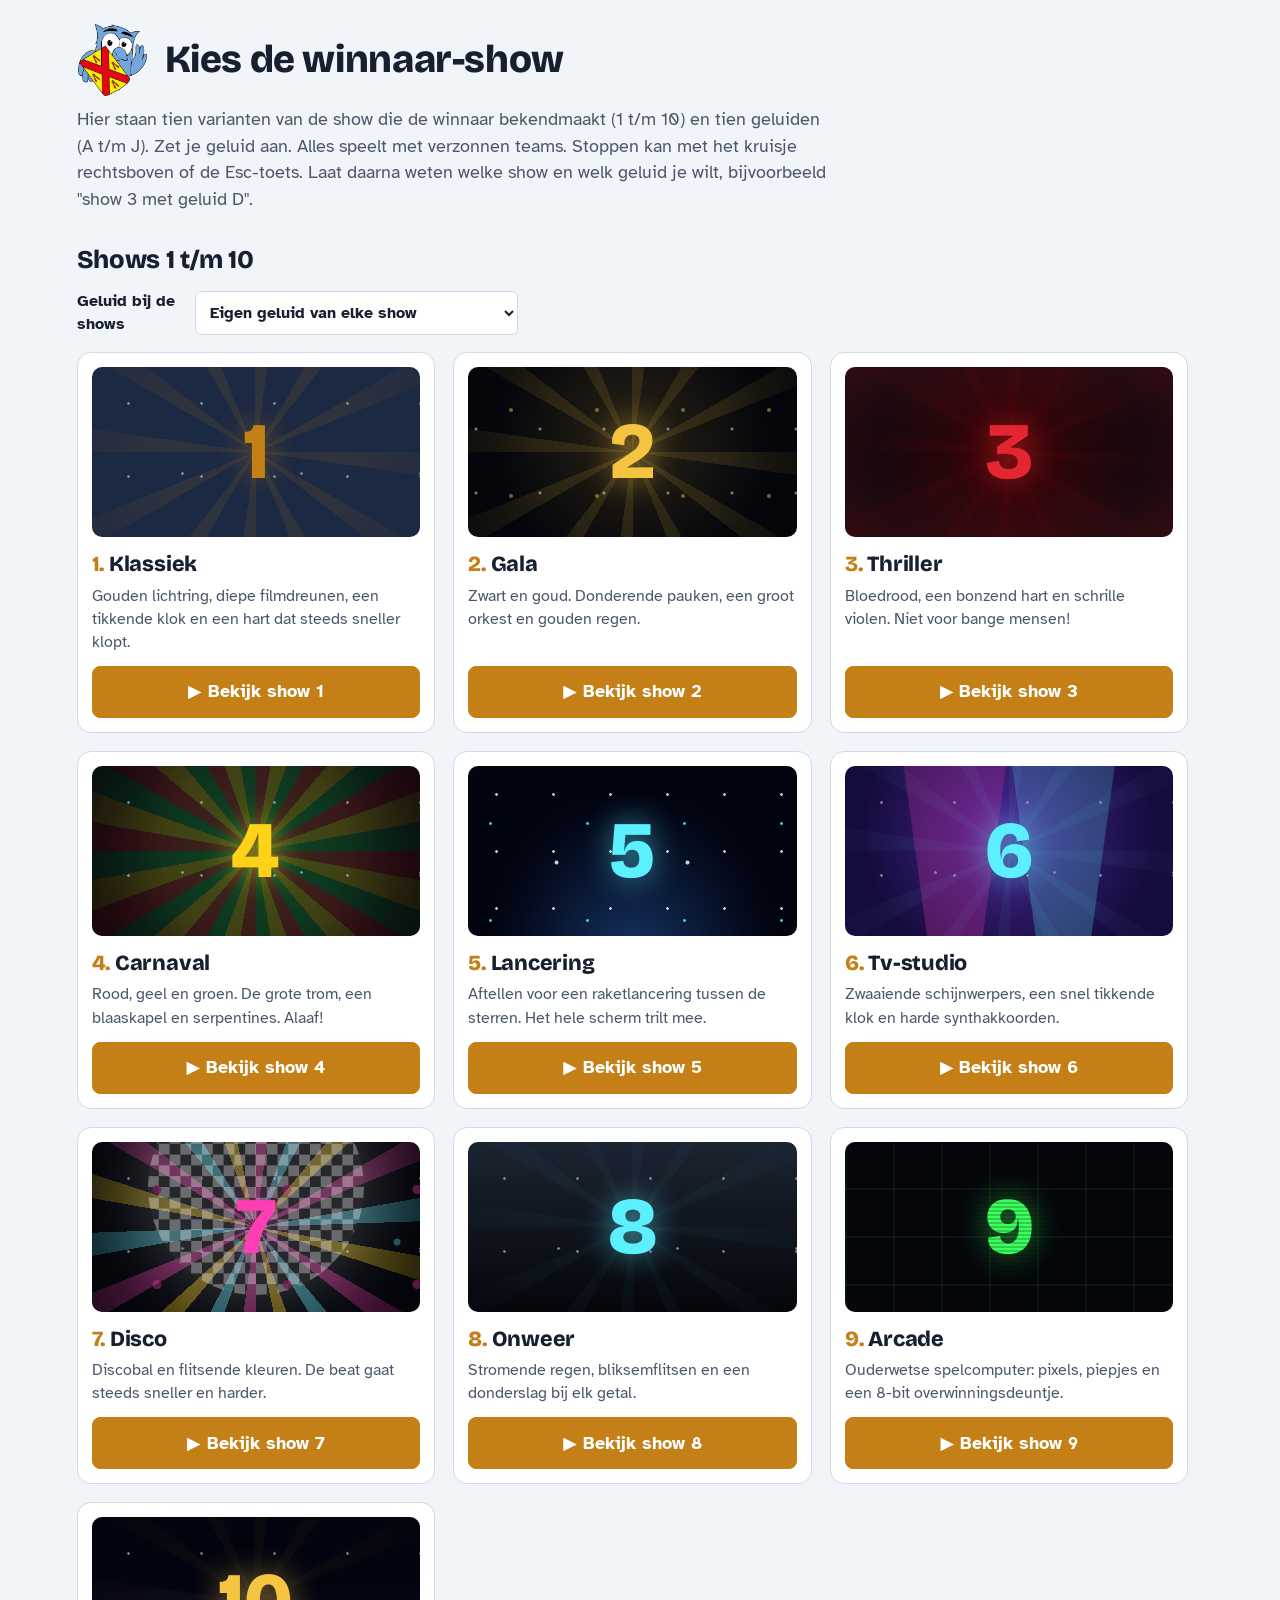
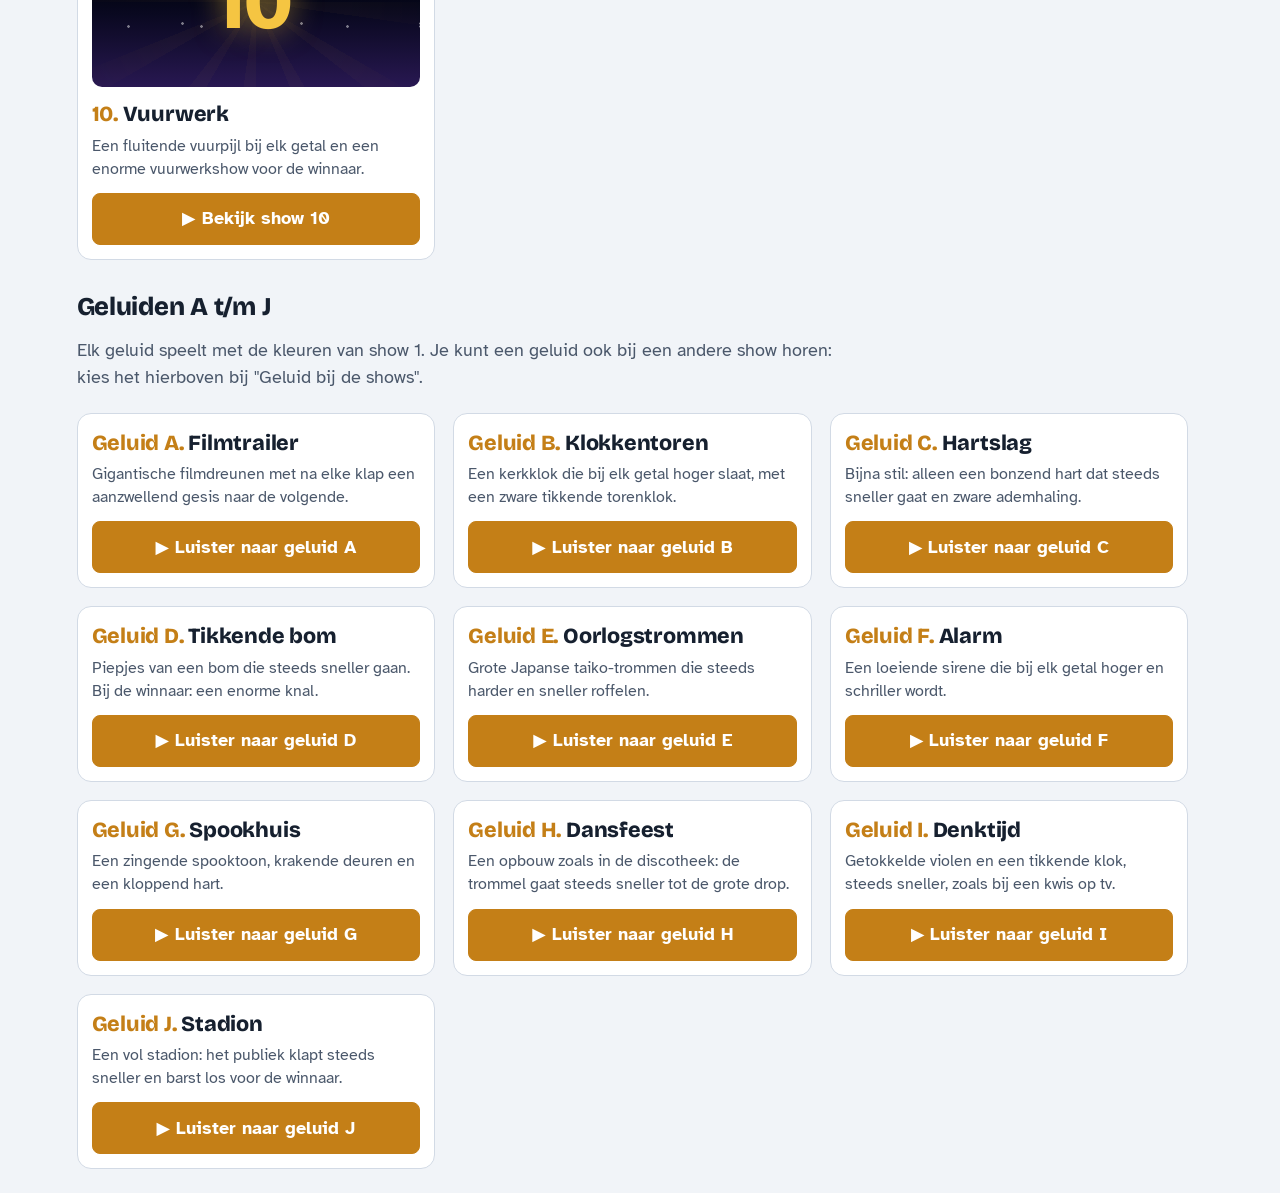
<file: shows.html>
<!doctype html>
<html lang="nl">
<head>
<meta charset="utf-8">
<meta name="viewport" content="width=device-width,initial-scale=1,viewport-fit=cover">
<title>Kies de winnaar-show</title>
<link rel="icon" type="image/png" href="img/favicon.png">
<meta name="robots" content="noindex">
<link rel="preconnect" href="https://fonts.googleapis.com">
<link rel="preconnect" href="https://fonts.gstatic.com" crossorigin>
<link rel="stylesheet" href="https://fonts.googleapis.com/css2?family=Atkinson+Hyperlegible:ital,wght@0,400;0,700;1,400&family=Bricolage+Grotesque:opsz,wght@12..96,600;12..96,800&display=swap">
<link rel="stylesheet" href="css/style.css">
<link rel="stylesheet" href="css/shows-voorbeeld.css?v=4">
</head>
<body>
<!-- Voorbeeldpagina: tien varianten van de winnaar-show om uit te kiezen. Hoort (nog) niet bij de app. -->
<main class="vb">
  <div class="vb-kop"><img class="owl" src="img/uil.png" alt="Logo Genneps Gewiekste"><h1>Kies de winnaar-show</h1></div>
  <p class="vb-intro">Hier staan tien varianten van de show die de winnaar bekendmaakt (1 t/m 10) en tien geluiden (A t/m J). Zet je geluid aan. Alles speelt met verzonnen teams. Stoppen kan met het kruisje rechtsboven of de Esc-toets. Laat daarna weten welke show en welk geluid je wilt, bijvoorbeeld "show 3 met geluid D".</p>
  <h2 class="vb-sectie">Shows 1 t/m 10</h2>
  <div class="vb-keuze"><label class="rubsel"><span>Geluid bij de shows</span><select class="inp" id="geluidsel"></select></label></div>
  <div id="lijst"></div>
  <h2 class="vb-sectie">Geluiden A t/m J</h2>
  <p class="vb-intro">Elk geluid speelt met de kleuren van show 1. Je kunt een geluid ook bij een andere show horen: kies het hierboven bij "Geluid bij de shows".</p>
  <div id="geluiden"></div>
</main>
<!-- ?v=… ophogen bij een wijziging, anders gebruikt de browser nog de oude bestanden -->
<script src="js/shows-voorbeeld.js?v=4"></script>
</body>
</html>
</file>
<file: css/style.css>
*,*::before,*::after{box-sizing:border-box}
html{scrollbar-gutter:stable} /* ruimte voor de scrollbalk altijd vrijhouden, zodat de pagina niet verspringt */
body{margin:0}
*{scrollbar-color:var(--sb-thumb) var(--sb-track)} /* rustige, donkere scrollbalken die wegvallen */
[hidden]{display:none!important}

/* Layout: nachtblauwe kopband met tabbladen, daaronder één werkvlak; alle invulregels vaste hoogte */
:root{
  --bg:#F1F4F8; --surface:#FFFFFF; --surface-2:#E7ECF3; --line:#D2DAE5; --line-strong:#9AA9BE;
  --field:#EEF4FF; --field-hover:#E3ECFC; /* invulvakken (chat): duidelijk anders dan de kaart */
  /* invulvakken bij vragen & antwoorden: wit met donkere tekst (gelijk in licht en donker thema) */
  --vq-field:#FFFFFF; --vq-field-hover:#F1F5FB; --vq-field-ink:#16202F; --vq-field-ph:#6B778A;
  --zebra:#EEF2F8; /* om-en-om-kleur in lijsten en tabellen */
  /* podium bij "Toon de winnaar" (gelijk in licht en donker thema) */
  --pd-1:#1E3D78; --pd-2:#0F2148; --pd-diep:#0A1226; --pd-licht:255,238,200;
  /* winnaar-show "Vuurwerk" (gelijk in licht en donker thema) */
  --sh-goud:#F5C542; --sh-rood:#E3262F; --sh-groen:#1E9E48; --sh-blauw:#3D8BFF; --sh-roze:#FF3DB4; --sh-wit:#FFFFFF;
  --sh-paars:#8C4BFF; --sh-ruimte:#02040F;
  --ink:#16202F; --ink-2:#4B586B;
  --night:#1C2943; --night-ink:#EEF2F8;
  --accent:#C47F17; --accent-ink:#FFFFFF; --accent-soft:#F7E8CC;
  --good:#2C7A4B; --good-soft:#DCEFE3; --bad:#B23838; --bad-soft:#F6DFDF; --warn:#8F6200; --warn-soft:#FAEECF;
  --joker:#7446BF; --joker-soft:#ECE3F8;
  --sb-thumb:#B9C3D1; --sb-track:#F1F4F8; /* scrollbalken */
  /* nakijktabel: witte vakjes met nachtblauwe kop en totaal, vraagregels middenblauw (gelijk in licht en donker thema) */
  --nk-cell:#FFFFFF; --nk-side:#F1F4F8; --nk-line:#C9D2DF; --nk-ink:#16202F; --nk-ink-2:#4B586B;
  --nk-head:#1C2943; --nk-head-ink:#EEF2F8; --nk-head-jk:#C9B3F5;
  --nk-q:#3A4F78; --nk-q-ink:#FFFFFF; --nk-tot:#1C2943; --nk-tot-ink:#F3C77A;
  --nk-good:#CDEBD8; --nk-bad:#F4D3D3; --nk-part:#F8E6BB; --nk-joker:#7446BF; --nk-joker-soft:#ECE3F8;
  --font-display:"Bricolage Grotesque","Segoe UI",system-ui,sans-serif;
  --font-body:"Atkinson Hyperlegible","Segoe UI",system-ui,-apple-system,sans-serif;
  --font-num:"Figtree","Segoe UI",system-ui,sans-serif; /* cijfers in tabellen: gewone ronde nul, alle cijfers even breed */
  --row:40px; --rowT:52px;
  --w1:64px; --w2:330px; --w2min:330px; --w3:84px; --wt:68px;
}
@media (prefers-color-scheme: dark){:root:not([data-theme="light"]){
  --bg:#0F141D; --surface:#1D2738; --surface-2:#2A3650; --line:#435572; --line-strong:#6B80A3;
  --field:#3A4A6B; --field-hover:#43557A; --zebra:#2A3752;
  --ink:#E8EDF4; --ink-2:#A3AFC1; --night:#0A0E15; --night-ink:#E8EDF4;
  --accent:#E3A23F; --accent-ink:#1A1206; --accent-soft:#3A2B12;
  --good:#63C28E; --good-soft:#163024; --bad:#E57373; --bad-soft:#3B1D1F; --warn:#E8B64C; --warn-soft:#33290F;
  --joker:#B898F2; --joker-soft:#2A2141; --sb-thumb:#263044; --sb-track:#0F141D; color-scheme:dark;}}
:root[data-theme="dark"]{
  --bg:#0F141D; --surface:#1D2738; --surface-2:#2A3650; --line:#435572; --line-strong:#6B80A3;
  --field:#3A4A6B; --field-hover:#43557A; --zebra:#2A3752;
  --ink:#E8EDF4; --ink-2:#A3AFC1; --night:#0A0E15; --night-ink:#E8EDF4;
  --accent:#E3A23F; --accent-ink:#1A1206; --accent-soft:#3A2B12;
  --good:#63C28E; --good-soft:#163024; --bad:#E57373; --bad-soft:#3B1D1F; --warn:#E8B64C; --warn-soft:#33290F;
  --joker:#B898F2; --joker-soft:#2A2141; --sb-thumb:#263044; --sb-track:#0F141D; color-scheme:dark;}
@media (max-width:700px){:root{--w1:48px;--w2:150px;--w2min:150px;--w3:64px;--wt:60px}}

body{background:var(--bg);color:var(--ink);font:16px/1.45 var(--font-body)}
body::before{content:"";position:fixed;inset:0 0 auto;height:env(safe-area-inset-top,0px);z-index:10;background:var(--night)}
.wrap{margin:0 auto;padding-left:max(24px,env(safe-area-inset-left,0px));padding-right:max(24px,env(safe-area-inset-right,0px));box-sizing:border-box} /* volle schermbreedte */
h1,h2,h3{font-family:var(--font-display);text-wrap:balance;margin:0;letter-spacing:-.01em}
i{color:var(--ink-2)}
.mut{color:var(--ink-2)}
kbd{font:inherit;font-weight:700;border:1px solid var(--line);border-bottom-width:2px;border-radius:4px;padding:0 5px;background:var(--surface)}
button,select,input,textarea{font:inherit;color:inherit}
:focus-visible{outline:3px solid var(--accent);outline-offset:2px}

/* kopband */
.band{background:var(--night);color:var(--night-ink);position:sticky;top:0;z-index:20} /* kopband blijft bovenin staan bij scrollen */
/* links het logo, rechts daarvan op één lijn de tabbladen en helemaal rechts rol/uitloggen */
.top{display:flex;align-items:center;gap:8px 28px;flex-wrap:wrap;padding-block:12px}
.brand{display:flex;align-items:center;gap:14px;min-width:0}
.owl{width:72px;height:72px;flex:none;object-fit:contain}
.head-r{flex:1 1 520px;min-width:0;display:flex;align-items:center;flex-wrap:wrap;gap:8px 16px}
.head-r .top-right{order:2;margin-left:auto;justify-content:flex-end}
.brand h1{font-size:1.4rem;font-weight:800}
.brand p{margin:0;font-size:.9rem;opacity:.75}
.top-right{display:flex;gap:10px;align-items:center;flex-wrap:wrap}
/* wie er nog meer online is: groen bolletje + namen bij muis erop */
.online{display:inline-flex;align-items:center;gap:7px;font-size:.9rem;font-weight:700;cursor:default}
.odot{width:10px;height:10px;border-radius:50%;background:var(--good);box-shadow:0 0 0 3px color-mix(in srgb,var(--good) 30%,transparent)}
/* aftellen naar de kwis */
.aftel{font-size:1rem;font-weight:700;padding:6px 14px;border-radius:999px;border:1px solid color-mix(in srgb,var(--night-ink) 35%,transparent);white-space:nowrap}
.aftel b{font-family:var(--font-display);font-weight:800;font-size:1.2rem;color:var(--accent)}
.role{font-size:.8rem;font-weight:700;text-transform:uppercase;letter-spacing:.08em;padding:5px 10px;border-radius:999px;border:1px solid color-mix(in srgb,var(--night-ink) 35%,transparent)}
/* account: rond knopje met beginletter, met daaronder een klein venster (rol, naam/e-mail, uitloggen) */
.acc-wrap{position:relative}
.acc{width:44px;height:44px;border-radius:50%;border:2px solid color-mix(in srgb,var(--night-ink) 40%,transparent);background:var(--accent);color:var(--accent-ink);font-family:var(--font-display);font-weight:800;font-size:1.15rem;cursor:pointer;display:grid;place-items:center}
.acc:hover,.acc[aria-expanded="true"]{border-color:var(--night-ink)}
.acc-menu{position:absolute;right:0;top:calc(100% + 8px);z-index:30;min-width:240px;max-width:min(320px,calc(100vw - 32px));display:flex;flex-direction:column;gap:12px;padding:14px;border-radius:12px;background:var(--surface);color:var(--ink);border:1px solid var(--line);box-shadow:0 12px 30px color-mix(in srgb,var(--night) 45%,transparent)}
.acc-menu .role{align-self:flex-start;border-color:var(--line);color:var(--ink-2)}
.acc-wie{font-weight:700;overflow-wrap:anywhere}
/* tabbladen als losse knoppen; het actieve tabblad is licht gevuld */
.tabs{display:flex;flex-wrap:wrap;gap:8px;align-items:center}
.tab{border:1px solid color-mix(in srgb,var(--night-ink) 28%,transparent);background:color-mix(in srgb,var(--night-ink) 8%,transparent);color:var(--night-ink);font-weight:700;padding:9px 16px;border-radius:9px;cursor:pointer;min-height:44px}
.tab:hover{background:color-mix(in srgb,var(--night-ink) 18%,transparent)}
.tab[aria-current="page"]{background:var(--night-ink);color:var(--night);border-color:var(--night-ink)}
.tabsep{width:1px;height:26px;background:color-mix(in srgb,var(--night-ink) 30%,transparent);margin:0 6px}
.tab .lock{font-size:.8em;opacity:.7;margin-right:4px}

.main{display:flex;flex-direction:column;gap:18px;padding-block:22px 64px}
.notice{border:1px solid var(--line);border-left:5px solid var(--warn);background:var(--surface);border-radius:8px;padding:12px 16px}
.notice.bad{border-left-color:var(--bad)}

/* rubriekkeuze */
.rubsel{display:inline-flex;align-items:center;gap:10px;font-weight:700}
.sel-rub{width:auto;min-width:280px;max-width:100%;height:44px;font-weight:700;cursor:pointer;border-color:var(--accent)}

/* knoppen en velden */
.btn{height:44px;padding:0 16px;border-radius:8px;border:1px solid var(--line);background:var(--surface);font-weight:700;cursor:pointer;display:inline-flex;align-items:center;justify-content:center;gap:8px;white-space:nowrap}
.btn:hover:not(:disabled){border-color:var(--ink-2)}
.btn:disabled{opacity:.45;cursor:not-allowed}
.btn.primary{background:var(--accent);color:var(--accent-ink);border-color:var(--accent)}
.ibtn{height:40px;width:76px;border-radius:8px;border:1px solid var(--line);background:var(--surface);cursor:pointer;font-weight:700;color:var(--ink-2)}
.ibtn.danger{background:var(--bad);border-color:var(--bad);color:var(--surface)}
.inp{height:40px;box-sizing:border-box;width:100%;border:1px solid var(--line);border-radius:6px;background:var(--surface);padding:0 10px;min-width:0}
.inp:focus{outline:2px solid var(--accent);outline-offset:0;border-color:var(--accent)}
.inp.num,.inp.sc{text-align:center;font-variant-numeric:tabular-nums}
.inp:disabled,.gi:disabled{opacity:.6}
select.inp{padding-right:4px}
textarea.inp{height:auto;padding:10px;resize:vertical;line-height:1.4}
.seg{display:inline-flex;border:1px solid var(--line);border-radius:9px;overflow:hidden;background:var(--surface)}
.seg button{border:0;background:transparent;padding:0 16px;height:44px;font-weight:700;cursor:pointer}
.seg button[aria-pressed="true"]{background:var(--night);color:var(--night-ink)}
.toolbar{display:flex;flex-wrap:wrap;align-items:center;gap:12px 20px}
.hint{margin:0;color:var(--ink-2);font-size:.95rem}

.badge{display:inline-flex;align-items:center;gap:6px;min-height:30px;padding:0 12px;border-radius:999px;font-size:.9rem;font-weight:700;white-space:nowrap}
.badge.ok{background:var(--good-soft);color:var(--good)}
.badge.warn{background:var(--warn-soft);color:var(--warn)}
.badge.bad{background:var(--bad-soft);color:var(--bad)}
.badge.joker{background:var(--joker-soft);color:var(--joker)}
.badge.leeg{background:var(--surface-2);color:var(--ink-2)}

.rhead{display:flex;justify-content:space-between;align-items:flex-end;gap:12px;flex-wrap:wrap}
.rhead h2{font-size:1.5rem}
.rhead p{margin:2px 0 0}
.empty{background:var(--surface);border:1px dashed var(--line);border-radius:12px;padding:28px;text-align:center}
.empty h3{font-size:1.2rem;margin-bottom:6px}
.empty p{margin:0;color:var(--ink-2)}

/* raster (spreadsheet) */
.grid-wrap{overflow:auto;max-height:calc(100vh - 260px);min-height:320px;border:1px solid var(--line);border-radius:10px;background:var(--surface)}
table.grid{border-collapse:separate;border-spacing:0;table-layout:fixed;width:max-content;font-variant-numeric:tabular-nums}
/* cijfers in de tabellen (niet de namen en titels) in het cijferlettertype */
.grid td:not(.tl),.grid .tn,.gi,.inp.num,.inp.sc{font-family:var(--font-num);font-variant-numeric:tabular-nums;font-weight:600}
col.w1{width:var(--w1)} col.w2{width:var(--w2)} col.w3{width:var(--w3)} col.wt{width:var(--wt)} col.wn{width:200px} col.wr{width:76px}
.grid th,.grid td{height:var(--row);padding:0;border-bottom:1px solid var(--line);border-right:1px solid var(--line);box-sizing:border-box;white-space:nowrap;overflow:hidden;text-overflow:ellipsis;text-align:center;background:var(--surface)}
.grid .tl{text-align:left;padding:0 10px}
.grid thead th{position:sticky;top:0;z-index:3;background:var(--surface-2);height:56px;font-weight:700;vertical-align:middle}
.grid .stk{position:sticky;z-index:2}
.grid thead .stk{z-index:5}
.grid .c1{left:0}.grid .c2{left:var(--w1)}.grid .c3{left:calc(var(--w1) + var(--w2));border-right:2px solid var(--ink-2)}
.grid .ct{line-height:1.1}
.grid .tn{display:block;font-size:1.05rem}
.grid .tnm{display:block;font-size:.72rem;font-weight:400;color:var(--ink-2);overflow:hidden;text-overflow:ellipsis;padding:0 4px}
.grid .jk{color:var(--joker);font-size:.8rem}
.grid tr.rq td{background:var(--surface-2);font-weight:700}
.grid tr.rj td{color:var(--ink-2);font-size:.92rem}
.grid tr.rg td{font-weight:700}
.grid td.v-max{background:var(--good-soft)}
.grid td.v-zero{background:var(--bad-soft)}
.grid td.v-part{background:var(--warn-soft)}
/* om en om een andere kleur in het totaaloverzicht en de uitslag (niet in het nakijkraster) */
.grid:not(.nk) tbody tr:nth-child(even) td{background:var(--zebra)}
.grid td.jc,.grid:not(.nk) tbody tr:nth-child(even) td.jc{background:var(--joker-soft);color:var(--joker);font-weight:700}
.grid tfoot td{position:sticky;bottom:0;z-index:3;background:var(--accent-soft);font-weight:700;border-top:2px solid var(--ink-2)}
.grid tfoot tr.trow td{bottom:var(--row)}
.grid tfoot tr.trow.solo td{bottom:0}
.grid tfoot .stk{z-index:6}
/* kleuren van de nakijktabel (raster) */
/* volle breedte: teamkolommen houden vaste breedte, de vraagkolom vult de rest op (minimaal --w2).
   De hoogte wordt in app.js (fitGrid) passend gemaakt tot de onderkant van het scherm. */
.grid-wrap.nk{background:var(--nk-cell);border-color:var(--nk-line);container-type:inline-size;max-height:none}
.grid.nk{color:var(--nk-ink);--w2:max(var(--w2min), calc(100cqw - var(--w1) - var(--w3) - 28px - var(--nt) * var(--wt) - 1px))}
.main:has(.grid-wrap.nk){padding-bottom:16px}
.grid.nk{user-select:none;-webkit-user-select:none} /* tekst niet selecteerbaar; invulvakjes wel */
.grid.nk .gi{user-select:text;-webkit-user-select:text}
.grid.nk th,.grid.nk td{background:var(--nk-cell);border-color:var(--nk-line)}
.grid.nk thead th{background:var(--nk-head);color:var(--nk-head-ink)}
.grid.nk thead .tnm{color:inherit;opacity:.75}
.grid.nk .jk{color:var(--nk-head-jk)}
.grid.nk tbody .stk{background:var(--nk-side)}
.grid.nk .c3{border-right:1px solid var(--nk-line)}
col.wsp{width:28px}
.grid.nk .c4{left:calc(var(--w1) + var(--w2) + var(--w3))}
.grid.nk .sp,.grid.nk tbody .sp,.grid.nk tr.rq .sp,.grid.nk tfoot .sp{background:var(--nk-q);border-color:var(--nk-q)}
.grid.nk tr.rq td{background:var(--nk-q);color:var(--nk-q-ink)}
.grid.nk tr.rj td{color:var(--nk-ink-2)}
.grid.nk td.v-max{background:var(--nk-good)}
.grid.nk td.v-zero{background:var(--nk-bad)}
.grid.nk td.v-part{background:var(--nk-part)}
.grid.nk tfoot td{background:var(--nk-tot);color:var(--nk-tot-ink);border-top-color:var(--nk-head)}
.grid.nk .gi:focus{background:var(--nk-cell)}
#tip{position:fixed;z-index:60;max-width:320px;background:var(--night);color:var(--night-ink);border:1px solid var(--line-strong);padding:8px 12px;border-radius:8px;font-weight:700;box-shadow:0 8px 24px rgba(0,0,0,.3);pointer-events:none}
.grid.nk th.ct{cursor:default}
/* grootte van de nakijktabel (knoppen Klein / Middel / Groot); Middel = de standaardmaten hierboven */
.nk-hint{flex:1 1 320px}
.grid-wrap.nk-s{--row:30px;--w1:52px;--w2min:220px;--w3:64px;--wt:52px;font-size:.85rem}
.grid-wrap.nk-s .grid thead th{height:44px}
.grid-wrap.nk-l{--row:52px;--w1:76px;--w2min:360px;--w3:100px;--wt:86px;font-size:1.2rem}
.grid-wrap.nk-l .grid thead th{height:66px}
.grid-wrap.nk-l .grid .tn{font-size:1.3rem}
.gi{display:block;width:100%;height:calc(var(--row) - 1px);border:0;background:transparent;text-align:center;font-variant-numeric:tabular-nums;padding:0}
.gi:focus{outline:3px solid var(--accent);outline-offset:-3px;background:var(--surface)}

.qa{overflow:hidden;text-overflow:ellipsis;white-space:nowrap}

/* vragen & antwoorden: vraag voor vraag. Links de lijst met vragen (bolletje = stand), rechts één vraag. */
.vq-grid{display:grid;grid-template-columns:360px minmax(0,1fr);gap:18px;align-items:start}
/* chat: knop rechts in de balk; open = derde kolom rechts, de vragenkolom wordt smaller */
.chat-knop{margin-left:auto}
.vq-grid.met-chat{grid-template-columns:360px minmax(0,1fr) 380px} /* vragenlijst blijft even breed als zonder chat */
.chat{background:var(--surface);border:1.5px solid var(--line-strong);border-radius:14px;overflow:hidden;display:flex;flex-direction:column;min-width:0}
.chat-kop{display:flex;align-items:baseline;justify-content:space-between;gap:10px;padding:14px 16px;border-bottom:1px solid var(--line);background:var(--surface-2)}
.chat-kop h3{font-size:1.2rem}
.chat-kop .mut{font-size:.85rem}
.chat-list{flex:1;overflow-y:auto;padding:14px 16px;display:flex;flex-direction:column;gap:10px;min-height:0}
.chat-leeg{margin:auto;text-align:center}
.cmsg{max-width:88%;align-self:flex-start;background:var(--surface-2);border-radius:12px 12px 12px 4px;padding:8px 12px}
.cmsg.mij{align-self:flex-end;background:var(--accent-soft);border-radius:12px 12px 4px 12px}
.cmeta{display:flex;gap:10px;align-items:baseline;justify-content:space-between;font-size:.8rem;color:var(--ink-2)}
.cmeta b{color:var(--ink);font-size:.9rem}
.ctekst{white-space:pre-wrap;overflow-wrap:anywhere;margin-top:2px}
.chat-in{display:flex;gap:8px;align-items:flex-end;padding:12px;border-top:1px solid var(--line)}
.chat-in .inp{flex:1;resize:none;background:var(--field);border-color:var(--line-strong)}
.vq-nav{background:var(--surface);border:1.5px solid var(--line-strong);border-radius:12px;overflow:hidden;display:flex;flex-direction:column}
.vq-nav button{display:grid;grid-template-columns:56px minmax(0,1fr) auto 14px;gap:8px;align-items:center;height:var(--rowT);padding:0 14px 0 0;border:0;border-top:1px solid var(--line);background:transparent;text-align:left;cursor:pointer}
.vq-nav button:first-child{border-top:0}
.vq-nav button:hover{background:var(--surface-2)}
.vq-nav .nr{font-family:var(--font-display);font-weight:800;font-size:1.1rem;text-align:center}
.vq-nav .t{overflow:hidden;text-overflow:ellipsis;white-space:nowrap}
.vq-nav .p{font-weight:700;font-variant-numeric:tabular-nums;white-space:nowrap;opacity:.8}
.vq-nav button[aria-current="true"]{background:var(--nk-q);color:var(--nk-q-ink)}
.dot{width:14px;height:14px;border-radius:50%;background:var(--line-strong)}
.dot.ok{background:var(--good)}.dot.warn{background:var(--warn)}.dot.bad{background:var(--bad)}
.vq-card{background:var(--surface);border:1.5px solid var(--line-strong);border-radius:14px;padding:20px;display:flex;flex-direction:column;gap:16px;min-width:0}
.vq-card .inp{border-color:var(--line-strong);background:var(--vq-field);color-scheme:light}
.vq-card .inp,.vq-card .fld .inp{color:var(--vq-field-ink)}
.vq-card .inp::placeholder{color:var(--vq-field-ph);opacity:1}
.vq-card .inp:hover:not(:disabled){background:var(--vq-field-hover)}
.vq-top{display:flex;flex-wrap:wrap;gap:10px 14px;align-items:center}
.vq-top h2{font-size:1.8rem;font-weight:800;margin-right:auto}
.vq-titel{font-weight:700;font-size:1.1rem!important}
.vq-set{display:grid;grid-template-columns:minmax(0,1fr) minmax(0,1fr) 140px;gap:12px}
.vq-ans{display:flex;flex-direction:column}
.vq-ah,.vq-row{display:grid;grid-template-columns:40px minmax(0,1fr) 96px 76px;gap:10px;align-items:center}
.vq-ah{height:30px;font-size:.78rem;font-weight:700;text-transform:uppercase;letter-spacing:.07em;color:var(--ink-2)}
.vq-ah span:nth-child(3){text-align:center}
.vq-row{height:var(--rowT)}
.vq-l{height:40px;border-radius:8px;display:grid;place-items:center;font-weight:800;background:var(--accent-soft);border:1.5px solid var(--accent)}
.vq-foot{display:flex;flex-wrap:wrap;gap:10px}
.fld{display:flex;flex-direction:column;gap:3px;font-size:.8rem;font-weight:700;color:var(--ink-2);text-transform:uppercase;letter-spacing:.06em}
.fld .inp{text-transform:none;letter-spacing:0;font-size:1rem;color:var(--ink);font-weight:400}
.efoot{display:flex;gap:10px;flex-wrap:wrap;align-items:center;padding:10px 12px 12px 64px;border-top:1px solid var(--line)}

/* lijsten beheer */
.panel{background:var(--surface);border:1px solid var(--line);border-radius:10px;overflow:hidden}
.panel>h3{font-size:1.1rem;padding:14px 16px 10px}
.panel .pad{padding:0 16px 16px;display:flex;flex-direction:column;gap:10px}
.lrow{display:grid;grid-template-columns:64px minmax(0,1fr) 76px;gap:10px;align-items:center;height:var(--rowT);padding-right:12px;border-top:1px solid var(--line)}
.lrow:not(.lhead):nth-child(even of .lrow:not(.lhead)){background:var(--zebra)} /* om en om een andere kleur */
.lrow.jk{grid-template-columns:64px 240px minmax(0,1fr) 56px}
/* jokers: rechts een vinkje (joker ingevuld) of een kruisje (nog niet) */
.jchk{justify-self:center;width:34px;height:34px;border-radius:50%;display:grid;place-items:center;font-weight:800;font-size:1.1rem}
.jchk.ok{background:var(--good-soft);color:var(--good)}
.jchk.nee{background:var(--bad-soft);color:var(--bad)}
/* jokers: alle rubrieken als even grote pillen; de gekozen pil is paars gevuld */
.jpills{display:grid;grid-template-columns:repeat(var(--nj,10),minmax(0,1fr));gap:6px}
.jpill{height:38px;min-width:0;display:flex;align-items:center;justify-content:center;gap:6px;padding:0 10px;border-radius:999px;border:1.5px solid var(--line-strong);background:var(--surface);color:var(--ink);cursor:pointer;font-size:.9rem}
.jpill span{overflow:hidden;text-overflow:ellipsis;white-space:nowrap;min-width:0}
.jpill:hover{border-color:var(--joker);background:var(--joker-soft)}
.jpill[aria-pressed="true"]{background:var(--joker);border-color:var(--joker);color:var(--surface);font-weight:700}
.lrow.rb{grid-template-columns:64px minmax(0,1fr) 150px 96px 110px 76px}
/* antwoordbladen: kleur per rubriek en downloadknoppen */
.lrow.ab{grid-template-columns:64px minmax(0,1fr) 300px 270px}
.ab-kleur,.ab-knop{display:flex;align-items:center;gap:8px;min-width:0}
.ab-kleur .mut{text-transform:none;letter-spacing:0}
.ab-kleur input[type=color]{width:56px;height:40px;padding:2px;border:1px solid var(--line-strong);border-radius:8px;background:var(--surface);cursor:pointer;flex:none}
.ab-alles{margin:0}
/* verantwoordelijken / jury: gekozen namen als kaartjes met kruisje, ernaast het uitklapmenu */
.lrow.rj{grid-template-columns:64px minmax(0,220px) minmax(0,1fr) 240px}
.chips{display:flex;gap:6px;align-items:center;overflow-x:auto;white-space:nowrap;min-width:0}
.chip{display:inline-flex;align-items:center;gap:2px;flex:none;height:34px;padding:0 3px 0 12px;border-radius:999px;background:var(--accent-soft);border:1.5px solid var(--accent);font-weight:700;color:var(--ink);text-transform:none;letter-spacing:0;font-size:.95rem}
.chips .mut{text-transform:none;letter-spacing:0;font-weight:400;font-size:1rem}
.chip-x{width:28px;height:28px;border:0;border-radius:50%;background:transparent;color:var(--ink-2);cursor:pointer;font-size:.85rem}
.chip-x:hover{background:var(--bad-soft);color:var(--bad)}
.chip-x:disabled{cursor:default;opacity:.5}
.jrow{display:grid;grid-template-columns:minmax(0,1fr) 240px;gap:10px;align-items:center;height:var(--rowT)}
.lhead{height:34px;font-size:.78rem;font-weight:700;text-transform:uppercase;letter-spacing:.07em;color:var(--ink-2)}
.ln{text-align:center;font-family:var(--font-display);font-weight:800;font-size:1.1rem}
.cols2{display:grid;grid-template-columns:minmax(0,2fr) minmax(0,1fr);gap:18px;align-items:start}
.formgrid{display:grid;grid-template-columns:repeat(3,minmax(0,1fr));gap:12px}

/* uitslag */
/* één gecentreerde tabel met daarboven de keuze met/zonder joker */
.uitslag{display:flex;flex-direction:column;align-items:center;gap:14px}
.uitslag .notice{width:min(100%,560px)}
/* totaaloverzicht: tabel in het midden, teamnamen helemaal zichtbaar */
.grid-wrap.ov{width:fit-content;max-width:100%;margin-inline:auto}
.grid.ov{table-layout:auto}
.grid.ov .tl{overflow:visible;text-overflow:clip;min-width:200px}
/* rubriekkolommen even breed; nummers bovenaan op één lijn, de rubrieknaam eronder in een vak van
   precies 3 regels (langer wordt afgekapt met …, de hele naam zie je als je er met de muis op gaat staan) */
.grid.ov thead th:not(.stk){width:100px;min-width:100px;max-width:100px;height:auto;padding:6px 4px;white-space:normal;vertical-align:top}
.grid.ov thead th.stk{vertical-align:top;padding-top:6px}
.grid.ov .tnm{font-size:.8rem;line-height:1.2;height:3.6em;white-space:normal;overflow:hidden;text-overflow:clip;overflow-wrap:break-word;hyphens:auto;padding:0;margin-top:2px;
  display:-webkit-box;-webkit-box-orient:vertical;-webkit-line-clamp:3}
.uitslag .grid-wrap{max-height:none;min-height:0;max-width:100%}
col.wu{width:360px}
/* uitslag: teamnaam links, teamnummer als rustige pil rechts in de cel */
.tcel{display:flex;align-items:center;justify-content:space-between;gap:10px;min-width:0}
.tnaam{overflow:hidden;text-overflow:ellipsis;white-space:nowrap;min-width:0}
.tnr{flex:none;width:6.4em;text-align:center;font-size:.78rem;font-weight:700;color:var(--ink-2);background:var(--surface-2);border:1px solid var(--line);border-radius:999px;padding:1px 0;font-variant-numeric:tabular-nums} /* vaste breedte: alle pillen even groot, van Team 1 t/m Team 99 */

/* statistieken: kaartjes met één groot getal */
.stitle{font-size:1.15rem;margin:6px 0 -6px}
.stats{display:grid;grid-template-columns:repeat(auto-fill,minmax(220px,1fr));gap:12px}
.stats.lists{grid-template-columns:repeat(auto-fill,minmax(320px,1fr))}
.stat{background:var(--surface);border:1px solid var(--line);border-radius:12px;padding:14px 16px;display:flex;flex-direction:column;gap:2px;min-width:0}
.stat .sv{font-family:var(--font-display);font-weight:800;font-size:2rem;line-height:1.1;color:var(--accent);font-variant-numeric:tabular-nums}
.stat .sl{font-weight:700}
.stat .sd{color:var(--ink-2);font-size:.92rem;white-space:nowrap;overflow:hidden;text-overflow:ellipsis}
.stat ol{margin:6px 0 0;padding-left:1.4em;display:flex;flex-direction:column;gap:4px}
.stat li{white-space:nowrap;overflow:hidden;text-overflow:ellipsis}
.stat li b{display:inline-block;min-width:3.2em;color:var(--accent)}
@media (max-width:760px){.stats.lists{grid-template-columns:1fr}}

/* uitslag nog dicht: grote knop voor de beheerder */
/* uitslag nog dicht: alles in het midden van het scherm, boven het podium (#podium) */
.gate{display:flex;flex-direction:column;align-items:center;justify-content:center;text-align:center;gap:18px;padding:24px;color:var(--night-ink);width:100%;max-width:820px;margin:0 auto}
.gate .owl{width:clamp(140px,20vmin,230px);height:auto;filter:drop-shadow(0 0 28px rgba(var(--pd-licht),.45));animation:gate-dobber 2.4s ease-in-out infinite alternate}
.gate-kop{font-family:var(--font-display);font-weight:800;letter-spacing:.3em;text-transform:uppercase;color:var(--accent);font-size:clamp(.9rem,1.6vw,1.2rem)}
.gate h2{font-size:clamp(2.4rem,6vw,4.6rem);font-weight:800;line-height:1.02;text-shadow:0 0 30px rgba(0,0,0,.6)}
.gate p{margin:0;font-size:1.2rem;opacity:.85}
.gate .gate-let{color:var(--accent);opacity:1;font-weight:700}
@keyframes gate-dobber{to{transform:translateY(-14px) rotate(3deg)}}
/* podium: heel langzaam draaiende blauwe stralen + twee schijnwerpers die elkaar boven de uil kruisen */
#podium{display:none;position:fixed;inset:0;z-index:0;overflow:hidden;pointer-events:none;background:var(--pd-diep)}
body.gate-open #podium{display:block}
body.gate-open #app{position:relative;z-index:1}
body.gate-open .main{padding-bottom:0} /* knop-scherm past precies, niets om te scrollen */
.pd-bg{position:absolute;left:50%;top:50%;width:260vmax;height:260vmax;margin:-130vmax 0 0 -130vmax;background:repeating-conic-gradient(from 0deg,var(--pd-1) 0deg 9deg,var(--pd-2) 9deg 18deg);animation:pd-draai 120s linear infinite}
.pd-vig{position:absolute;inset:0;background:radial-gradient(ellipse at 50% 55%,transparent 20%,color-mix(in srgb,var(--pd-diep) 88%,transparent) 75%)}
.pd-spot{position:absolute;bottom:-12vw;width:22vw;height:125vh;mix-blend-mode:screen;filter:blur(18px);transform-origin:50% 100%;
  background:linear-gradient(to top,rgba(var(--pd-licht),.7),rgba(var(--pd-licht),.06) 75%,transparent);clip-path:polygon(46% 100%,54% 100%,100% 0,0 0)}
.pd-spot.l{left:0;animation:pd-kruisL 6s ease-in-out infinite alternate}
.pd-spot.r{right:0;animation:pd-kruisR 6s ease-in-out infinite alternate}
@keyframes pd-draai{to{transform:rotate(360deg)}}
@keyframes pd-kruisL{from{transform:rotate(30deg)}to{transform:rotate(40deg)}}
@keyframes pd-kruisR{from{transform:rotate(-30deg)}to{transform:rotate(-40deg)}}
@media (prefers-reduced-motion:reduce){.pd-bg,.pd-spot,.gate .owl{animation:none}}
.btn.huge{height:76px;padding:0 40px;font-size:1.6rem;border-radius:14px;margin-top:8px;animation:sh-gloei 1.4s ease-in-out infinite alternate}
@keyframes sh-gloei{from{box-shadow:0 0 0 0 color-mix(in srgb,var(--accent) 45%,transparent)}to{box-shadow:0 0 0 14px color-mix(in srgb,var(--accent) 0%,transparent);transform:scale(1.04)}}

/* winnaar-show: schermvullend nachtblauw met draaiende spotlights */
body.show-open{overflow:hidden}
.show{position:fixed;inset:0;z-index:100;--sh-a:var(--sh-goud);--sh-b:var(--sh-rood);background:linear-gradient(var(--sh-ruimte) 40%,color-mix(in srgb,var(--sh-paars) 28%,var(--sh-ruimte)));color:var(--night-ink);display:grid;place-items:center;overflow:hidden;animation:sh-in .6s ease both}
.sh-licht{position:absolute;inset:-50%;background:repeating-conic-gradient(from 0deg,color-mix(in srgb,var(--sh-a) 22%,transparent) 0deg 8deg,transparent 8deg 30deg);opacity:.15;animation:sh-draai 20s linear infinite;-webkit-mask-image:radial-gradient(circle,var(--ink) 0 25%,transparent 62%);mask-image:radial-gradient(circle,var(--ink) 0 25%,transparent 62%);transition:opacity .6s}
.show.spannend .sh-licht{animation-duration:3s;opacity:.9;background:repeating-conic-gradient(from 0deg,color-mix(in srgb,var(--sh-b) 30%,transparent) 0deg 8deg,transparent 8deg 30deg)}
.show[data-fase="winnaar"] .sh-licht{animation-duration:7s;opacity:1;background:repeating-conic-gradient(from 0deg,color-mix(in srgb,var(--sh-a) 38%,transparent) 0deg 10deg,transparent 10deg 24deg)}
.sh-conf{position:absolute;inset:0;width:100%;height:100%;pointer-events:none;z-index:2}
.sh-x{position:absolute;top:16px;right:16px;z-index:3;width:52px;height:52px;border-radius:50%;border:1px solid color-mix(in srgb,var(--night-ink) 35%,transparent);background:transparent;color:var(--night-ink);font-size:1.3rem;cursor:pointer;opacity:.6}
.sh-x:hover{opacity:1}
.sh-stage{position:relative;z-index:1;display:flex;flex-direction:column;align-items:center;gap:18px;text-align:center;padding:24px;max-width:100%}
.show.spannend .sh-stage{animation:sh-schud .12s linear infinite}
.sh-kop{font-family:var(--font-display);font-weight:800;letter-spacing:.2em;text-transform:uppercase;color:var(--sh-a);font-size:clamp(1rem,2.4vw,1.6rem)}
.sh-titel{font-family:var(--font-display);font-weight:800;font-size:clamp(2.2rem,7vw,5.5rem);line-height:1.05;text-wrap:balance;max-width:16ch;animation:sh-op .8s cubic-bezier(.2,.9,.3,1.3) both}
.sh-ring{position:relative;width:min(64vmin,440px);aspect-ratio:1;display:grid;place-items:center}
.sh-ring svg{position:absolute;inset:0;width:100%;height:100%;transform:rotate(-90deg)}
.sh-rb{fill:none;stroke:color-mix(in srgb,var(--night-ink) 14%,transparent);stroke-width:10}
.sh-rv{fill:none;stroke:var(--sh-a);stroke-width:10;stroke-linecap:round;stroke-dasharray:565.5;stroke-dashoffset:0;transition:stroke-dashoffset 1s linear,stroke .3s;filter:drop-shadow(0 0 12px var(--sh-a))}
.show.spannend .sh-rv{stroke:var(--sh-b);filter:drop-shadow(0 0 18px var(--sh-b))}
.sh-num{font-family:var(--font-display);font-weight:800;font-size:min(34vmin,240px);line-height:1;font-variant-numeric:tabular-nums;text-shadow:0 0 40px color-mix(in srgb,var(--sh-a) 70%,transparent)}
.sh-num.pop{animation:sh-pop .9s cubic-bezier(.2,.9,.3,1.4) both}
.show.spannend .sh-num{color:var(--sh-b);text-shadow:0 0 50px var(--sh-b)}
.sh-sub{font-size:clamp(1.2rem,3vw,2rem);font-weight:700;opacity:.85;min-height:1.5em}
.sh-plaats{font-family:var(--font-display);font-weight:800;font-size:clamp(1.6rem,4.5vw,3.2rem);color:var(--sh-a);animation:sh-op .6s both}
.sh-naam{font-family:var(--font-display);font-weight:800;font-size:clamp(2.4rem,8vw,6.5rem);line-height:1.05;text-wrap:balance;overflow-wrap:anywhere;animation:sh-knal .9s cubic-bezier(.2,.9,.3,1.4) both}
.sh-naam.groot{font-size:clamp(3rem,11vw,9rem);background:linear-gradient(100deg,var(--sh-a) 20%,var(--night-ink) 45%,var(--sh-a) 70%);background-size:250% 100%;-webkit-background-clip:text;background-clip:text;color:transparent;animation:sh-knal 1s cubic-bezier(.2,.9,.3,1.4) both,sh-glans 2.5s linear 1s infinite}
.sh-pnt{font-size:clamp(1.3rem,3.4vw,2.4rem);font-weight:700;animation:sh-op .6s .5s both}
.show .owl{width:clamp(90px,16vmin,160px);height:auto;animation:sh-huppel .9s ease-in-out infinite alternate}
.sh-flits{position:fixed;inset:0;background:var(--night-ink);pointer-events:none;animation:sh-flits 1s ease-out forwards}
.sh-door{animation:sh-op .6s 2.5s both}
/* vuurwerk-show: sterrenhemel (.sh-deco), gloed langs de randen bij elke klokslag (.sh-vig), even zwart vlak voor de winnaar (.zwart) */
.sh-deco{position:absolute;inset:0;pointer-events:none;z-index:0;transition:opacity .15s;opacity:.45;background:radial-gradient(circle,var(--sh-wit) 0 1px,transparent 1.6px) 0 0/73px 73px,radial-gradient(circle,var(--sh-wit) 0 1px,transparent 1.6px) 31px 47px/119px 119px}
.sh-vig{position:absolute;inset:0;pointer-events:none;z-index:1;opacity:0;background:radial-gradient(ellipse at 50% 50%,transparent 35%,color-mix(in srgb,var(--sh-b) 55%,transparent) 100%)}
.sh-vig.aan{animation:sh-vig .8s ease-out}
.show.zwart .sh-stage,.show.zwart .sh-licht,.show.zwart .sh-deco{opacity:0;transition:opacity .12s}
/* het getal knalt meteen in beeld, tegelijk met de klokslag */
.sh-num.pop{animation:sh-inslag .4s cubic-bezier(.1,.9,.3,1) both}
@keyframes sh-inslag{0%{transform:scale(1.7);opacity:.5}12%{opacity:1}100%{transform:scale(1);opacity:1}}
@keyframes sh-vig{0%{opacity:1}100%{opacity:0}}
@keyframes sh-in{from{opacity:0}}
@keyframes sh-draai{to{transform:rotate(360deg)}}
@keyframes sh-pop{0%{transform:scale(2.6);opacity:0;filter:blur(8px)}60%{opacity:1;filter:blur(0)}100%{transform:scale(1)}}
@keyframes sh-op{from{transform:translateY(30px);opacity:0}}
@keyframes sh-knal{0%{transform:scale(.2);opacity:0}100%{transform:scale(1);opacity:1}}
@keyframes sh-glans{to{background-position:-250% 0}}
@keyframes sh-flits{from{opacity:1}to{opacity:0}}
@keyframes sh-huppel{to{transform:translateY(-14px) rotate(4deg)}}
@keyframes sh-schud{0%,100%{transform:translate(0)}25%{transform:translate(-2px,1px)}50%{transform:translate(2px,-1px)}75%{transform:translate(-1px,-2px)}}
@media (prefers-reduced-motion:reduce){.show *,.btn.huge{animation-duration:.01ms!important;animation-iteration-count:1!important}}
.legend{display:flex;flex-wrap:wrap;gap:8px 16px;font-size:.95rem;color:var(--ink-2)}

/* meldingen: kleine kaartjes rechtsonder, altijd weg te klikken */
#meldingen{position:fixed;right:max(16px,env(safe-area-inset-right,0px));bottom:calc(16px + env(safe-area-inset-bottom,0px));z-index:50;display:flex;flex-direction:column;gap:10px;width:min(380px,calc(100vw - 32px));pointer-events:none}
#meldingen>div{display:contents}
body.chat-open #meldingen{right:auto;left:max(16px,env(safe-area-inset-left,0px))}
.mld{pointer-events:auto;display:grid;grid-template-columns:30px minmax(0,1fr) 36px;gap:10px;align-items:start;background:var(--surface);color:var(--ink);border:1px solid var(--line);border-left:5px solid var(--warn);border-radius:12px;padding:12px 8px 12px 12px;box-shadow:0 10px 30px rgba(0,0,0,.28);font-size:.95rem;line-height:1.4;animation:mld-in .2s ease-out}
.mld.bad{border-left-color:var(--bad)}
.mld.ok{border-left-color:var(--good)}
.mld-i{display:grid;place-items:center;width:30px;height:30px;border-radius:999px;background:var(--warn-soft);color:var(--warn);font-weight:800}
.mld.bad .mld-i{background:var(--bad-soft);color:var(--bad)}
.mld.ok .mld-i{background:var(--good-soft);color:var(--good)}
.mld-t{padding-top:4px;overflow-wrap:anywhere}
.mld-x{width:36px;height:36px;border:0;border-radius:8px;background:transparent;color:var(--ink-2);font-size:1rem;cursor:pointer}
.mld-x:hover{background:var(--surface-2);color:var(--ink)}
@keyframes mld-in{from{opacity:0;transform:translateY(8px)}to{opacity:1;transform:none}}

@media (max-width:760px){
  .vq-grid,.vq-grid.met-chat{grid-template-columns:1fr}
  .chat-knop{margin-left:0}
  .vq-nav{flex-direction:row;flex-wrap:wrap}
  .vq-nav button{grid-template-columns:auto 14px;padding:0 12px;border-top:0;border-right:1px solid var(--line)}
  .vq-nav .t,.vq-nav .p{display:none}
  .vq-card{padding:14px}
  .vq-set{grid-template-columns:minmax(0,1fr) minmax(0,1fr)}
  .vq-set .fld:last-child{grid-column:1/-1}
  .vq-ah,.vq-row{grid-template-columns:40px minmax(0,1fr) 72px 64px;gap:8px}
  .ibtn{width:64px}
  .efoot{padding-left:12px}
  .lrow{grid-template-columns:44px minmax(0,1fr) 64px}
  .lrow.jk{grid-template-columns:44px minmax(0,1fr) 44px;height:auto;padding-block:8px}
  .lrow.jk .jchk{grid-row:1;grid-column:3}
  .lrow.jk .jpills{grid-column:1/-1;grid-template-columns:repeat(5,minmax(0,1fr))}
  .lrow.jk.lhead{display:none}
  .jpill span{display:none}
  .lrow.rb{grid-template-columns:36px minmax(0,1fr) 64px 76px 64px;font-size:.92rem}
  .lrow.rb .soort{display:none}
  .lrow.rj{grid-template-columns:36px minmax(0,1fr) 150px}
  .lrow.rj .qa{display:none}
  .lrow.ab{grid-template-columns:36px minmax(0,1fr);height:auto;padding-block:8px}
  .lrow.ab.lhead{display:none}
  .lrow.ab .ab-kleur,.lrow.ab .ab-knop{grid-column:2;flex-wrap:wrap}
  .jrow{grid-template-columns:minmax(0,1fr) 150px}
  .cols2,.formgrid{grid-template-columns:1fr}
  col.wu{width:200px}
  .rubsel{flex:1 1 100%}.sel-rub{min-width:0;flex:1}
}
@media (prefers-reduced-motion:reduce){.mld{animation:none}}

/* inloggen */
.who{font-size:.9rem;opacity:.85;max-width:240px;overflow:hidden;text-overflow:ellipsis;white-space:nowrap}
.btn.ghost{height:36px;background:transparent;color:var(--night-ink);border-color:color-mix(in srgb,var(--night-ink) 35%,transparent)}
.btn.big{height:52px;padding:0 26px;font-size:1.1rem}
.login{max-width:460px;margin:40px auto;background:var(--surface);border:1px solid var(--line);border-radius:14px;padding:32px 24px;display:flex;flex-direction:column;align-items:center;gap:12px;text-align:center}
.login .owl{width:120px;height:120px}
.login p{margin:0}
.login .fld{width:100%;text-align:left}
.login .btn.big{width:100%}
.ww-rij{display:flex;gap:8px}
.ww-rij .btn{flex:none;width:110px;height:40px;text-transform:none;letter-spacing:0;font-size:1rem;color:var(--ink)}
.login-beh{width:100%;margin-top:12px;padding-top:16px;border-top:1px solid var(--line);display:flex;flex-direction:column;align-items:center;gap:8px}
.aanm{list-style:none;margin:0;padding:0;max-height:320px;overflow:auto}
.aanm li{display:flex;justify-content:space-between;gap:12px;padding:8px 0;border-top:1px solid var(--line)}
.aanm li:first-child{border-top:0}
</file>
<file: css/shows-voorbeeld.css>
/* VOORBEELDPAGINA WINNAAR-SHOWS (shows.html): kleuren en opmaak van de tien shows, bovenop css/style.css */
:root{
  --sh-goud:#F5C542; --sh-goud-2:#B07D12; --sh-wit:#FFFFFF; --sh-zwart:#05060B; --sh-rood:#E3262F; --sh-bloed:#4A0508;
  --sh-geel:#FFD21A; --sh-groen:#1E9E48; --sh-blauw:#3D8BFF; --sh-cyaan:#5CF0FF; --sh-paars:#8C4BFF; --sh-roze:#FF3DB4;
  --sh-oranje:#FF7A1A; --sh-pixel:#3BFF5C; --sh-ruimte:#02040F; --sh-storm:#1B2431; --sh-studio:#160B3D;
}
.show{position:fixed;inset:0;z-index:100;--sh-a:var(--accent);--sh-b:var(--bad);--sh-bg:var(--night);background:var(--sh-bg);color:var(--night-ink);display:grid;place-items:center;overflow:hidden;animation:sh-in .6s ease both}
.sh-licht{position:absolute;inset:-50%;background:repeating-conic-gradient(from 0deg,color-mix(in srgb,var(--sh-a) 22%,transparent) 0deg 8deg,transparent 8deg 30deg);opacity:.55;animation:sh-draai 20s linear infinite;-webkit-mask-image:radial-gradient(circle,var(--ink) 0 25%,transparent 62%);mask-image:radial-gradient(circle,var(--ink) 0 25%,transparent 62%);transition:opacity .6s}
.show.spannend .sh-licht{animation-duration:3s;opacity:.9;background:repeating-conic-gradient(from 0deg,color-mix(in srgb,var(--sh-b) 30%,transparent) 0deg 8deg,transparent 8deg 30deg)}
.show[data-fase="winnaar"] .sh-licht{animation-duration:7s;opacity:1;background:repeating-conic-gradient(from 0deg,color-mix(in srgb,var(--sh-a) 38%,transparent) 0deg 10deg,transparent 10deg 24deg)}
.sh-conf{position:absolute;inset:0;width:100%;height:100%;pointer-events:none;z-index:2}
.sh-x{position:absolute;top:16px;right:16px;z-index:3;width:52px;height:52px;border-radius:50%;border:1px solid color-mix(in srgb,var(--night-ink) 35%,transparent);background:transparent;color:var(--night-ink);font-size:1.3rem;cursor:pointer;opacity:.6}
.sh-x:hover{opacity:1}
.sh-stage{position:relative;z-index:1;display:flex;flex-direction:column;align-items:center;gap:18px;text-align:center;padding:24px;max-width:100%}
.show.spannend .sh-stage{animation:sh-schud .12s linear infinite}
.sh-kop{font-family:var(--font-display);font-weight:800;letter-spacing:.2em;text-transform:uppercase;color:var(--sh-a);font-size:clamp(1rem,2.4vw,1.6rem)}
.sh-titel{font-family:var(--font-display);font-weight:800;font-size:clamp(2.2rem,7vw,5.5rem);line-height:1.05;text-wrap:balance;max-width:16ch;animation:sh-op .8s cubic-bezier(.2,.9,.3,1.3) both}
.sh-ring{position:relative;width:min(64vmin,440px);aspect-ratio:1;display:grid;place-items:center}
.sh-ring svg{position:absolute;inset:0;width:100%;height:100%;transform:rotate(-90deg)}
.sh-rb{fill:none;stroke:color-mix(in srgb,var(--night-ink) 14%,transparent);stroke-width:10}
.sh-rv{fill:none;stroke:var(--sh-a);stroke-width:10;stroke-linecap:round;stroke-dasharray:565.5;stroke-dashoffset:0;transition:stroke-dashoffset 1s linear,stroke .3s;filter:drop-shadow(0 0 12px var(--sh-a))}
.show.spannend .sh-rv{stroke:var(--sh-b);filter:drop-shadow(0 0 18px var(--sh-b))}
.sh-num{font-family:var(--font-display);font-weight:800;font-size:min(34vmin,240px);line-height:1;font-variant-numeric:tabular-nums;text-shadow:0 0 40px color-mix(in srgb,var(--sh-a) 70%,transparent)}
.sh-num.pop{animation:sh-pop .9s cubic-bezier(.2,.9,.3,1.4) both}
.show.spannend .sh-num{color:var(--sh-b);text-shadow:0 0 50px var(--sh-b)}
.sh-sub{font-size:clamp(1.2rem,3vw,2rem);font-weight:700;opacity:.85;min-height:1.5em}
.sh-plaats{font-family:var(--font-display);font-weight:800;font-size:clamp(1.6rem,4.5vw,3.2rem);color:var(--sh-a);animation:sh-op .6s both}
.sh-naam{font-family:var(--font-display);font-weight:800;font-size:clamp(2.4rem,8vw,6.5rem);line-height:1.05;text-wrap:balance;overflow-wrap:anywhere;animation:sh-knal .9s cubic-bezier(.2,.9,.3,1.4) both}
.sh-naam.groot{font-size:clamp(3rem,11vw,9rem);background:linear-gradient(100deg,var(--sh-a) 20%,var(--night-ink) 45%,var(--sh-a) 70%);background-size:250% 100%;-webkit-background-clip:text;background-clip:text;color:transparent;animation:sh-knal 1s cubic-bezier(.2,.9,.3,1.4) both,sh-glans 2.5s linear 1s infinite}
.sh-pnt{font-size:clamp(1.3rem,3.4vw,2.4rem);font-weight:700;animation:sh-op .6s .5s both}
.show .owl{width:clamp(90px,16vmin,160px);height:auto;animation:sh-huppel .9s ease-in-out infinite alternate}
.sh-flits{position:fixed;inset:0;background:var(--night-ink);pointer-events:none;animation:sh-flits 1s ease-out forwards}
.sh-door{animation:sh-op .6s 2.5s both}
/* de tien shows: .show.t-<naam> zet de kleuren (--sh-a hoofdkleur, --sh-b laatste seconden, --sh-bg achtergrond) en een eigen decor (.sh-deco) */
.sh-deco{position:absolute;inset:0;pointer-events:none;z-index:0;transition:opacity .15s}
.sh-vig{position:absolute;inset:0;pointer-events:none;z-index:1;opacity:0;background:radial-gradient(ellipse at 50% 50%,transparent 35%,color-mix(in srgb,var(--sh-b) 55%,transparent) 100%)}
.sh-vig.aan{animation:sh-vig .8s ease-out}
.show.zwart .sh-stage,.show.zwart .sh-licht,.show.zwart .sh-deco{opacity:0;transition:opacity .12s}
.sh-demo{position:absolute;top:22px;left:22px;z-index:3;font-weight:700;padding:6px 14px;border-radius:999px;border:1px solid color-mix(in srgb,var(--night-ink) 40%,transparent);opacity:.8}
.sh-bliksem{position:absolute;inset:0;z-index:1;pointer-events:none;background:var(--sh-wit);animation:sh-bliksem .7s ease-out forwards}
@keyframes sh-vig{0%{opacity:1}100%{opacity:0}}
@keyframes sh-bliksem{0%{opacity:.95}8%{opacity:.1}16%{opacity:.75}30%{opacity:.05}100%{opacity:0}}
/* gala: zwart en goud met glinsters */
.show.t-gala{--sh-a:var(--sh-goud);--sh-b:var(--sh-goud);--sh-bg:radial-gradient(circle at 50% 42%,color-mix(in srgb,var(--sh-goud) 16%,var(--sh-zwart)),var(--sh-zwart) 72%)}
.t-gala .sh-deco{background:radial-gradient(circle,var(--sh-goud) 0 1.5px,transparent 2.5px) 0 0/86px 86px,radial-gradient(circle,var(--sh-wit) 0 1px,transparent 2px) 40px 30px/64px 64px;animation:sh-twinkel 1.6s ease-in-out infinite alternate}
.show.t-gala .sh-num,.show.t-gala.spannend .sh-num{background:linear-gradient(180deg,var(--sh-wit) 10%,var(--sh-goud) 50%,var(--sh-goud-2) 90%);-webkit-background-clip:text;background-clip:text;color:transparent;text-shadow:none;filter:drop-shadow(0 0 26px color-mix(in srgb,var(--sh-goud) 60%,transparent))}
@keyframes sh-twinkel{from{opacity:.15}to{opacity:.55}}
/* thriller: bloedrood, de randen kloppen mee met het hart */
.show.t-thriller{--sh-a:var(--sh-rood);--sh-b:var(--sh-rood);--sh-bg:radial-gradient(circle at 50% 50%,var(--sh-bloed),var(--sh-zwart) 72%)}
.t-thriller .sh-licht{opacity:.18}
.t-thriller .sh-deco{background:radial-gradient(ellipse at 50% 50%,transparent 30%,color-mix(in srgb,var(--sh-rood) 45%,transparent) 100%);animation:sh-hart .95s ease-in-out infinite}
.t-thriller.spannend .sh-deco{animation-duration:.5s}
.show.t-thriller .sh-num,.show.t-thriller.spannend .sh-num{color:var(--sh-wit);text-shadow:0 0 24px var(--sh-rood),0 0 90px var(--sh-rood)}
.show.t-thriller.spannend .sh-stage{animation:sh-schud .08s linear infinite}
@keyframes sh-hart{0%,100%{opacity:.25}12%{opacity:1}28%{opacity:.35}42%{opacity:.85}60%{opacity:.25}}
/* carnaval: rood-geel-groen, stuiterende getallen */
.show.t-carnaval{--sh-a:var(--sh-geel);--sh-b:var(--sh-rood);--sh-bg:radial-gradient(circle,color-mix(in srgb,var(--sh-groen) 30%,var(--sh-zwart)),var(--sh-zwart) 80%)}
.show.t-carnaval .sh-licht{background:repeating-conic-gradient(var(--sh-rood) 0 10deg,var(--sh-geel) 10deg 20deg,var(--sh-groen) 20deg 30deg);opacity:.22}
.show.t-carnaval.spannend .sh-licht{opacity:.55;animation-duration:3s}
.show.t-carnaval .sh-num,.show.t-carnaval.spannend .sh-num{color:var(--sh-geel);text-shadow:7px 7px 0 var(--sh-rood),14px 14px 0 var(--sh-groen)}
.t-carnaval .sh-num.pop{animation:sh-stuiter .8s cubic-bezier(.3,1.7,.5,1) both}
@keyframes sh-stuiter{0%{transform:translateY(-60vh) rotate(-12deg)}100%{transform:none}}
/* lancering: sterren die steeds harder voorbij schieten */
.show.t-ruimte{--sh-a:var(--sh-cyaan);--sh-b:var(--sh-oranje);--sh-bg:radial-gradient(ellipse at 50% 115%,color-mix(in srgb,var(--sh-blauw) 35%,var(--sh-ruimte)),var(--sh-ruimte) 62%)}
.show.t-ruimte .sh-licht{opacity:0}
.t-ruimte .sh-deco{background:radial-gradient(circle,var(--sh-wit) 0 1px,transparent 1.6px) 0 0/57px 57px,radial-gradient(circle,var(--sh-wit) 0 1.6px,transparent 2.4px) 23px 31px/131px 131px,radial-gradient(circle,var(--sh-cyaan) 0 1px,transparent 1.8px) 71px 9px/97px 97px;animation:sh-sterren 8s linear infinite;opacity:.8}
.t-ruimte.spannend .sh-deco{animation-duration:.9s}
.show.t-ruimte.spannend .sh-stage{animation:sh-schud .05s linear infinite}
@keyframes sh-sterren{to{background-position:0 570px,23px 1341px,71px 979px}}
/* tv-studio: twee zwaaiende schijnwerpers */
.show.t-studio{--sh-a:var(--sh-cyaan);--sh-b:var(--sh-roze);--sh-bg:radial-gradient(circle at 50% 38%,color-mix(in srgb,var(--sh-paars) 45%,var(--sh-studio)),var(--sh-studio) 75%)}
.t-studio .sh-licht{opacity:.25}
.t-studio .sh-deco::before,.t-studio .sh-deco::after{content:"";position:absolute;bottom:-8vh;left:12%;width:28vw;height:130vh;transform-origin:50% 100%;background:linear-gradient(to top,color-mix(in srgb,var(--sh-cyaan) 60%,transparent),transparent 80%);clip-path:polygon(45% 100%,55% 100%,100% 0,0 0);mix-blend-mode:screen;filter:blur(14px);animation:sh-zwaai 2.6s ease-in-out infinite alternate}
.t-studio .sh-deco::after{left:auto;right:12%;background:linear-gradient(to top,color-mix(in srgb,var(--sh-roze) 60%,transparent),transparent 80%);animation-direction:alternate-reverse}
.t-studio.spannend .sh-deco::before,.t-studio.spannend .sh-deco::after{animation-duration:.6s}
@keyframes sh-zwaai{from{transform:rotate(-28deg)}to{transform:rotate(28deg)}}
/* disco: discobal, gekleurde lichtvlekken en flitsen */
.show.t-disco{--sh-a:var(--sh-roze);--sh-b:var(--sh-cyaan);--sh-bg:var(--sh-zwart)}
.show.t-disco .sh-licht{background:repeating-conic-gradient(color-mix(in srgb,var(--sh-roze) 45%,transparent) 0 8deg,transparent 8deg 20deg,color-mix(in srgb,var(--sh-cyaan) 45%,transparent) 20deg 28deg,transparent 28deg 40deg,color-mix(in srgb,var(--sh-geel) 45%,transparent) 40deg 48deg,transparent 48deg 60deg);opacity:.8;animation:sh-draai 7s linear infinite}
.show.t-disco.spannend .sh-licht{animation:sh-draai 1.6s linear infinite,sh-flikker .24s steps(2) infinite}
.t-disco .sh-deco::before{content:"";position:absolute;top:-7vmin;left:50%;width:24vmin;height:24vmin;margin-left:-12vmin;border-radius:50%;background:repeating-conic-gradient(color-mix(in srgb,var(--sh-wit) 90%,transparent) 0 25%,color-mix(in srgb,var(--sh-wit) 30%,transparent) 0 50%) 0 0/2.4vmin 2.4vmin;box-shadow:0 0 70px color-mix(in srgb,var(--sh-wit) 55%,transparent);animation:sh-bal 3s linear infinite}
.t-disco .sh-deco::after{content:"";position:absolute;inset:0;background:radial-gradient(circle,color-mix(in srgb,var(--sh-roze) 75%,transparent) 0 4px,transparent 5px) 0 0/130px 95px,radial-gradient(circle,color-mix(in srgb,var(--sh-cyaan) 75%,transparent) 0 3px,transparent 4px) 65px 40px/160px 120px;animation:sh-stippen 5s linear infinite}
.show.t-disco .sh-num,.show.t-disco.spannend .sh-num{color:var(--sh-wit);text-shadow:-6px 0 0 var(--sh-roze),6px 0 0 var(--sh-cyaan)}
@keyframes sh-bal{to{background-position:24vmin 0}}
@keyframes sh-stippen{to{background-position:1300px 0,-1600px 0}}
@keyframes sh-flikker{50%{opacity:.25}}
/* onweer: donkere lucht; regen en bliksem komen uit app.js */
.show.t-onweer{--sh-a:var(--sh-cyaan);--sh-b:var(--sh-geel);--sh-bg:linear-gradient(var(--sh-storm),var(--sh-zwart))}
.t-onweer .sh-licht{opacity:.15}
/* arcade: pixels, beeldlijnen en schokkerige bewegingen */
.show.t-arcade{--sh-a:var(--sh-pixel);--sh-b:var(--sh-roze);--sh-bg:var(--sh-zwart);font-family:"Consolas","Courier New",monospace}
.show.t-arcade .sh-licht{inset:0;-webkit-mask-image:none;mask-image:none;opacity:.5;background:linear-gradient(90deg,color-mix(in srgb,var(--sh-pixel) 14%,transparent) 2px,transparent 2px) 0 0/48px 48px,linear-gradient(0deg,color-mix(in srgb,var(--sh-pixel) 14%,transparent) 2px,transparent 2px) 0 0/48px 48px;animation:sh-raster 1.2s linear infinite}
.show.t-arcade.spannend .sh-licht{animation-duration:.3s}
.t-arcade .sh-deco{z-index:2;background:repeating-linear-gradient(0deg,color-mix(in srgb,var(--sh-zwart) 45%,transparent) 0 2px,transparent 2px 4px)}
.t-arcade .sh-num,.t-arcade .sh-titel,.t-arcade .sh-naam,.t-arcade .sh-kop,.t-arcade .sh-plaats{font-family:inherit;letter-spacing:0}
.show.t-arcade .sh-num{color:var(--sh-pixel);text-shadow:8px 8px 0 var(--sh-roze)}
.show.t-arcade.spannend .sh-num{color:var(--sh-geel);text-shadow:8px 8px 0 var(--sh-roze)}
.t-arcade .sh-num.pop{animation:sh-pop .5s steps(5) both}
.t-arcade .sh-rv{stroke-linecap:butt}
.show.t-arcade .sh-naam.groot{background:none;color:var(--sh-pixel);text-shadow:6px 6px 0 var(--sh-roze);animation:sh-knal .6s steps(6) both,sh-knipper .5s steps(2) 1s infinite}
@keyframes sh-raster{to{background-position:0 48px,0 48px}}
@keyframes sh-knipper{50%{opacity:.35}}
/* vuurwerk: sterrenhemel, het vuurwerk zelf komt uit app.js */
.show.t-vuurwerk{--sh-a:var(--sh-goud);--sh-b:var(--sh-rood);--sh-bg:linear-gradient(var(--sh-ruimte) 40%,color-mix(in srgb,var(--sh-paars) 28%,var(--sh-ruimte)))}
.t-vuurwerk .sh-licht{opacity:.15}
.t-vuurwerk .sh-deco{background:radial-gradient(circle,var(--sh-wit) 0 1px,transparent 1.6px) 0 0/73px 73px,radial-gradient(circle,var(--sh-wit) 0 1px,transparent 1.6px) 31px 47px/119px 119px;opacity:.45}
/* opmaak van de voorbeeldpagina zelf: een kaartje per show met een klein voorbeeld van de kleuren */
.vb{max-width:1160px;margin:0 auto;padding:24px}
.vb-kop{display:flex;align-items:center;gap:16px;margin-bottom:10px}
.vb-kop .owl{width:72px;height:72px}
.vb-kop h1{font-size:clamp(1.6rem,4vw,2.4rem);font-weight:800}
.vb-intro{font-size:1.15rem;color:var(--ink-2);margin:0 0 22px;max-width:760px}
#lijst,#geluiden{display:grid;grid-template-columns:repeat(auto-fill,minmax(300px,1fr));gap:18px}
.vb-kaart{background:var(--surface);border:1px solid var(--line);border-radius:14px;padding:14px;display:flex;flex-direction:column;gap:12px}
.vb-voorbeeld.show{position:relative;inset:auto;z-index:auto;height:170px;border-radius:10px;animation:none}
.vb-voorbeeld span{position:relative;z-index:1;font-family:var(--font-display);font-weight:800;font-size:5rem;line-height:1;color:var(--sh-a);text-shadow:0 0 30px color-mix(in srgb,var(--sh-a) 60%,transparent)}
.vb-tekst h2{font-size:1.35rem;font-weight:800}
.vb-tekst p{margin:4px 0 0;color:var(--ink-2)}
.vb-nr{color:var(--accent)}
.vb-kaart .btn{margin-top:auto}
.vb-sectie{font-size:1.6rem;font-weight:800;margin:28px 0 12px}
.vb-keuze{margin:0 0 16px}
.vb-keuze .inp{min-width:280px;height:44px;font-weight:700}

/* het getal staat er meteen bij de klap (eerst duurde het een halve seconde voordat je het zag) */
.sh-num.pop{animation:sh-inslag .4s cubic-bezier(.1,.9,.3,1) both}
.t-carnaval .sh-num.pop{animation:sh-stuiter .35s cubic-bezier(.3,1.5,.5,1) both}
.t-arcade .sh-num.pop{animation:sh-inslag .3s steps(3) both}
@keyframes sh-inslag{0%{transform:scale(1.7);opacity:.5}12%{opacity:1}100%{transform:scale(1);opacity:1}}
</file>
